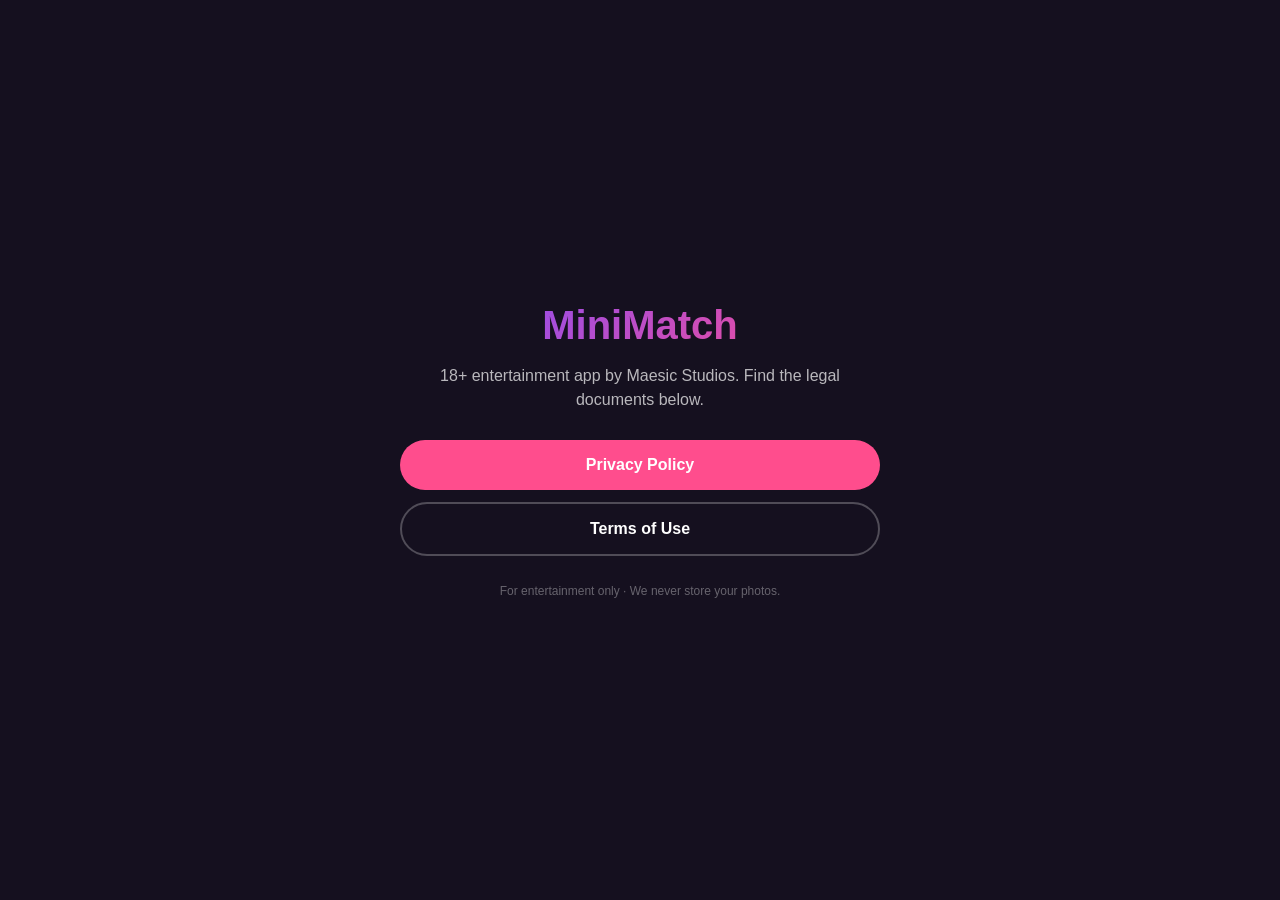
<file: index.html>
<!DOCTYPE html>
<html lang="en">
<head>
  <meta charset="UTF-8" />
  <meta name="viewport" content="width=device-width, initial-scale=1.0" />
  <title>MiniMatch — Legal</title>
  <style>
    :root { --pink:#FF4D8D; --purple:#7C4DFF; --bg:#15101F; }
    * { box-sizing: border-box; }
    body {
      margin: 0; min-height: 100vh; background: var(--bg); color: #fff;
      font-family: -apple-system, BlinkMacSystemFont, "Segoe UI", Roboto, sans-serif;
      display: flex; align-items: center; justify-content: center; padding: 24px;
    }
    .card { max-width: 480px; width: 100%; text-align: center; }
    h1 { font-size: 40px; font-weight: 900; margin: 0 0 8px;
      background: linear-gradient(135deg, var(--purple), var(--pink));
      -webkit-background-clip: text; background-clip: text; -webkit-text-fill-color: transparent; }
    p { color: rgba(255,255,255,.7); line-height: 1.5; }
    .links { display: flex; flex-direction: column; gap: 12px; margin-top: 28px; }
    a.btn {
      display: block; padding: 16px; border-radius: 28px; text-decoration: none;
      font-weight: 700; color: #fff; background: var(--pink);
    }
    a.btn.alt { background: transparent; border: 2px solid rgba(255,255,255,.25); }
    footer { margin-top: 28px; color: rgba(255,255,255,.35); font-size: 12px; }
  </style>
</head>
<body>
  <div class="card">
    <h1>MiniMatch</h1>
    <p>18+ entertainment app by Maesic Studios. Find the legal documents below.</p>
    <div class="links">
      <a class="btn" href="./privacy.html">Privacy Policy</a>
      <a class="btn alt" href="./terms.html">Terms of Use</a>
    </div>
    <footer>For entertainment only · We never store your photos.</footer>
  </div>
</body>
</html>
</file>
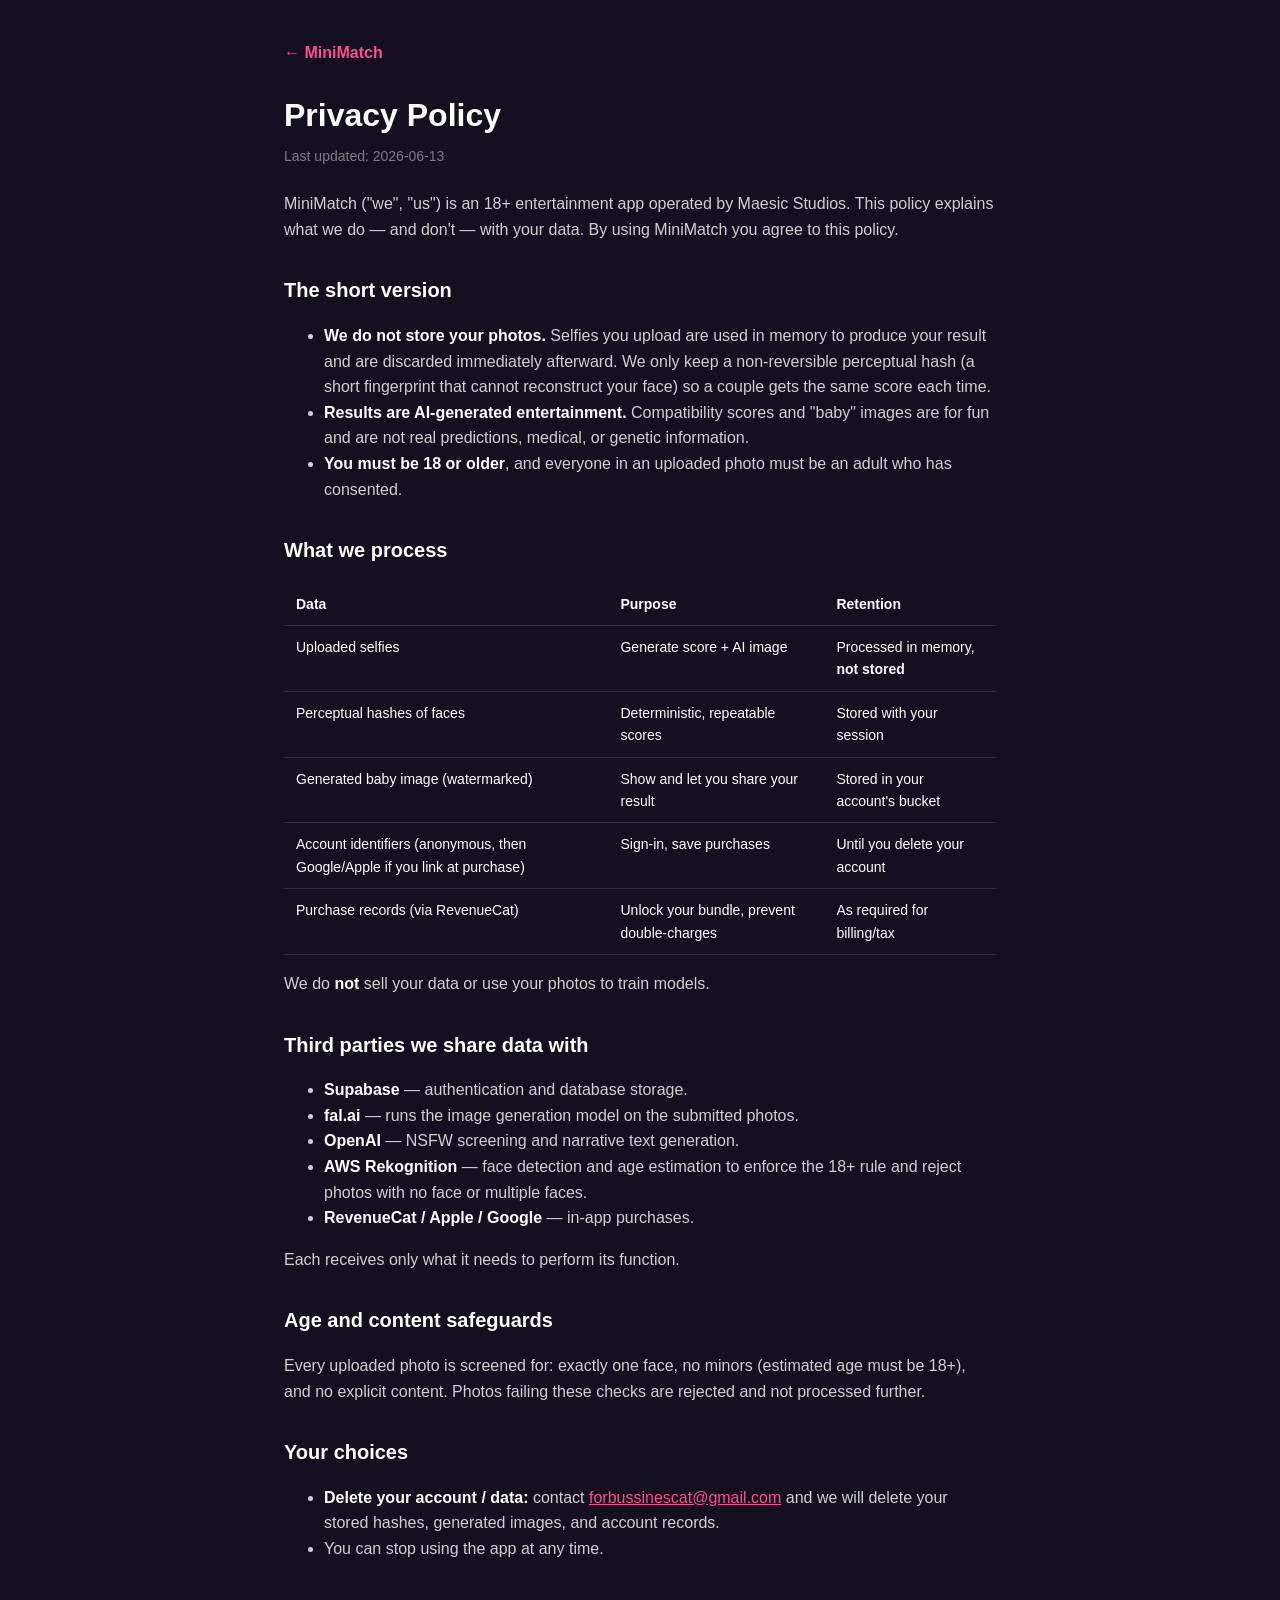
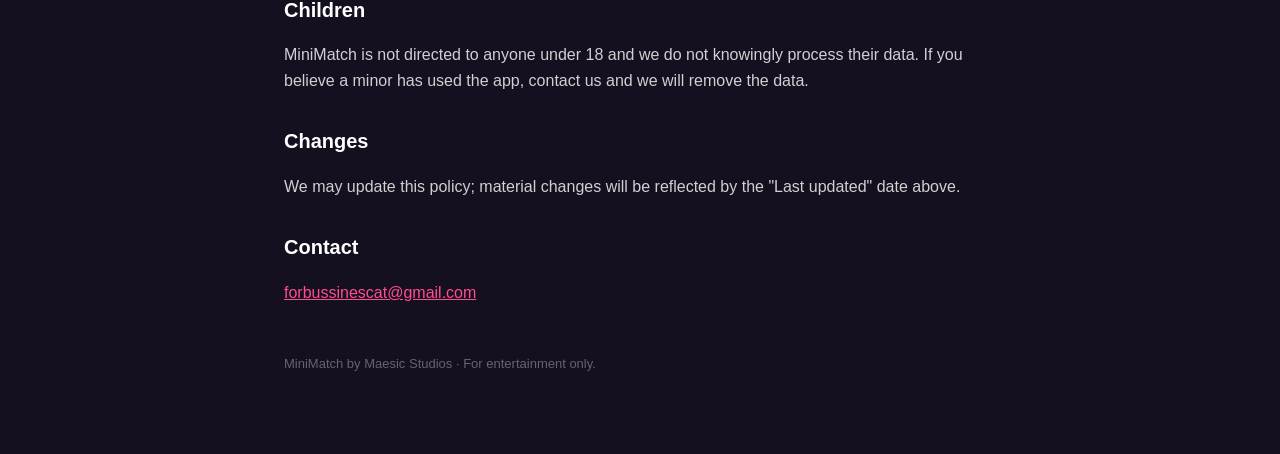
<file: privacy.html>
<!DOCTYPE html>
<html lang="en">
<head>
  <meta charset="UTF-8" />
  <meta name="viewport" content="width=device-width, initial-scale=1.0" />
  <title>MiniMatch — Privacy Policy</title>
  <link rel="stylesheet" href="./style.css" />
</head>
<body>
  <div class="wrap">
    <a class="back" href="./index.html">&larr; MiniMatch</a>
    <h1>Privacy Policy</h1>
    <p class="updated">Last updated: 2026-06-13</p>

    <p>MiniMatch ("we", "us") is an 18+ entertainment app operated by Maesic
      Studios. This policy explains what we do — and don't — with your data. By
      using MiniMatch you agree to this policy.</p>

    <h2>The short version</h2>
    <ul>
      <li><strong>We do not store your photos.</strong> Selfies you upload are
        used in memory to produce your result and are discarded immediately
        afterward. We only keep a non-reversible perceptual hash (a short
        fingerprint that cannot reconstruct your face) so a couple gets the same
        score each time.</li>
      <li><strong>Results are AI-generated entertainment.</strong> Compatibility
        scores and "baby" images are for fun and are not real predictions,
        medical, or genetic information.</li>
      <li><strong>You must be 18 or older</strong>, and everyone in an uploaded
        photo must be an adult who has consented.</li>
    </ul>

    <h2>What we process</h2>
    <table>
      <thead>
        <tr><th>Data</th><th>Purpose</th><th>Retention</th></tr>
      </thead>
      <tbody>
        <tr><td>Uploaded selfies</td><td>Generate score + AI image</td><td>Processed in memory, <strong>not stored</strong></td></tr>
        <tr><td>Perceptual hashes of faces</td><td>Deterministic, repeatable scores</td><td>Stored with your session</td></tr>
        <tr><td>Generated baby image (watermarked)</td><td>Show and let you share your result</td><td>Stored in your account's bucket</td></tr>
        <tr><td>Account identifiers (anonymous, then Google/Apple if you link at purchase)</td><td>Sign-in, save purchases</td><td>Until you delete your account</td></tr>
        <tr><td>Purchase records (via RevenueCat)</td><td>Unlock your bundle, prevent double-charges</td><td>As required for billing/tax</td></tr>
      </tbody>
    </table>
    <p>We do <strong>not</strong> sell your data or use your photos to train models.</p>

    <h2>Third parties we share data with</h2>
    <ul>
      <li><strong>Supabase</strong> — authentication and database storage.</li>
      <li><strong>fal.ai</strong> — runs the image generation model on the submitted photos.</li>
      <li><strong>OpenAI</strong> — NSFW screening and narrative text generation.</li>
      <li><strong>AWS Rekognition</strong> — face detection and age estimation to enforce the 18+ rule and reject photos with no face or multiple faces.</li>
      <li><strong>RevenueCat / Apple / Google</strong> — in-app purchases.</li>
    </ul>
    <p>Each receives only what it needs to perform its function.</p>

    <h2>Age and content safeguards</h2>
    <p>Every uploaded photo is screened for: exactly one face, no minors
      (estimated age must be 18+), and no explicit content. Photos failing these
      checks are rejected and not processed further.</p>

    <h2>Your choices</h2>
    <ul>
      <li><strong>Delete your account / data:</strong> contact
        <a href="mailto:forbussinescat@gmail.com">forbussinescat@gmail.com</a>
        and we will delete your stored hashes, generated images, and account records.</li>
      <li>You can stop using the app at any time.</li>
    </ul>

    <h2>Children</h2>
    <p>MiniMatch is not directed to anyone under 18 and we do not knowingly
      process their data. If you believe a minor has used the app, contact us and
      we will remove the data.</p>

    <h2>Changes</h2>
    <p>We may update this policy; material changes will be reflected by the "Last
      updated" date above.</p>

    <h2>Contact</h2>
    <p><a href="mailto:forbussinescat@gmail.com">forbussinescat@gmail.com</a></p>

    <footer>MiniMatch by Maesic Studios · For entertainment only.</footer>
  </div>
</body>
</html>
</file>
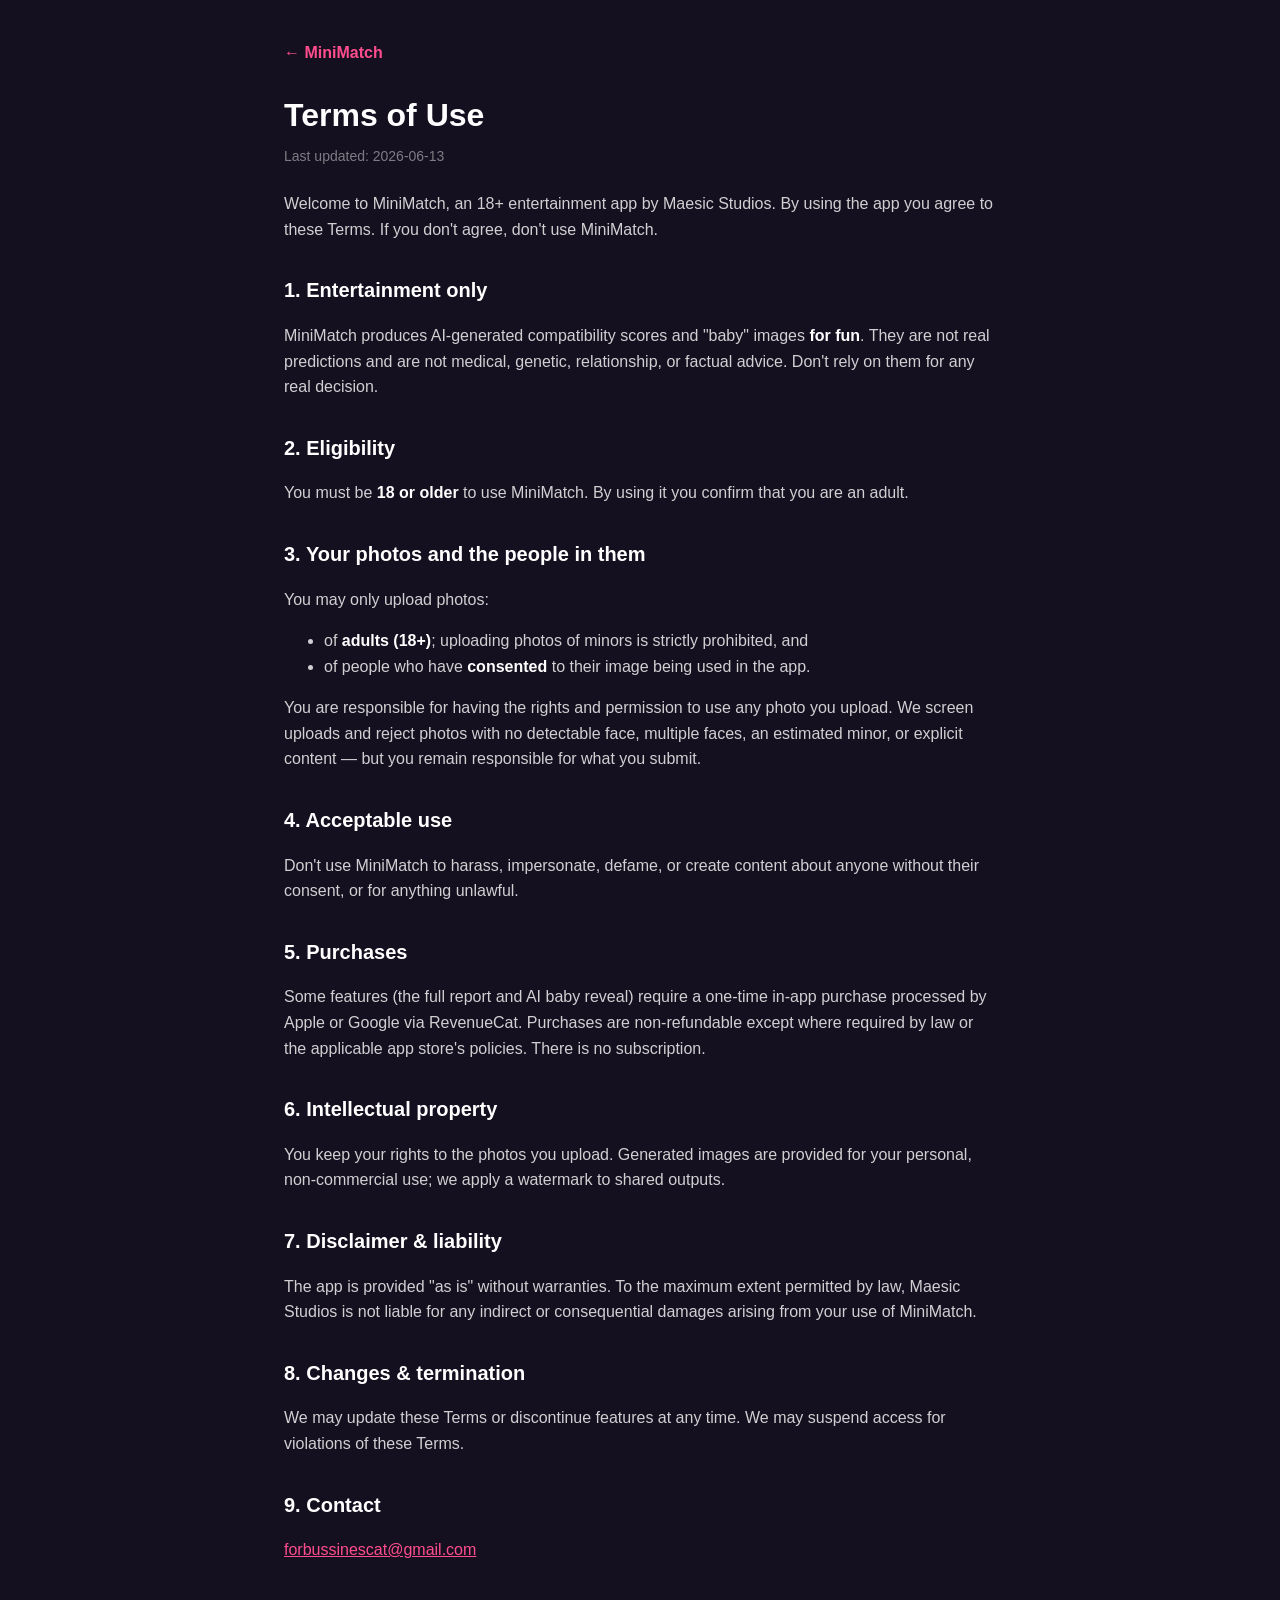
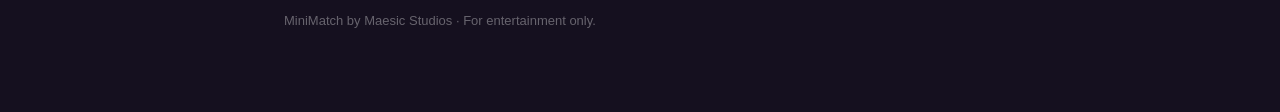
<file: terms.html>
<!DOCTYPE html>
<html lang="en">
<head>
  <meta charset="UTF-8" />
  <meta name="viewport" content="width=device-width, initial-scale=1.0" />
  <title>MiniMatch — Terms of Use</title>
  <link rel="stylesheet" href="./style.css" />
</head>
<body>
  <div class="wrap">
    <a class="back" href="./index.html">&larr; MiniMatch</a>
    <h1>Terms of Use</h1>
    <p class="updated">Last updated: 2026-06-13</p>

    <p>Welcome to MiniMatch, an 18+ entertainment app by Maesic Studios. By using
      the app you agree to these Terms. If you don't agree, don't use MiniMatch.</p>

    <h2>1. Entertainment only</h2>
    <p>MiniMatch produces AI-generated compatibility scores and "baby" images
      <strong>for fun</strong>. They are not real predictions and are not medical,
      genetic, relationship, or factual advice. Don't rely on them for any real
      decision.</p>

    <h2>2. Eligibility</h2>
    <p>You must be <strong>18 or older</strong> to use MiniMatch. By using it you
      confirm that you are an adult.</p>

    <h2>3. Your photos and the people in them</h2>
    <p>You may only upload photos:</p>
    <ul>
      <li>of <strong>adults (18+)</strong>; uploading photos of minors is strictly prohibited, and</li>
      <li>of people who have <strong>consented</strong> to their image being used in the app.</li>
    </ul>
    <p>You are responsible for having the rights and permission to use any photo
      you upload. We screen uploads and reject photos with no detectable face,
      multiple faces, an estimated minor, or explicit content — but you remain
      responsible for what you submit.</p>

    <h2>4. Acceptable use</h2>
    <p>Don't use MiniMatch to harass, impersonate, defame, or create content
      about anyone without their consent, or for anything unlawful.</p>

    <h2>5. Purchases</h2>
    <p>Some features (the full report and AI baby reveal) require a one-time
      in-app purchase processed by Apple or Google via RevenueCat. Purchases are
      non-refundable except where required by law or the applicable app store's
      policies. There is no subscription.</p>

    <h2>6. Intellectual property</h2>
    <p>You keep your rights to the photos you upload. Generated images are
      provided for your personal, non-commercial use; we apply a watermark to
      shared outputs.</p>

    <h2>7. Disclaimer &amp; liability</h2>
    <p>The app is provided "as is" without warranties. To the maximum extent
      permitted by law, Maesic Studios is not liable for any indirect or
      consequential damages arising from your use of MiniMatch.</p>

    <h2>8. Changes &amp; termination</h2>
    <p>We may update these Terms or discontinue features at any time. We may
      suspend access for violations of these Terms.</p>

    <h2>9. Contact</h2>
    <p><a href="mailto:forbussinescat@gmail.com">forbussinescat@gmail.com</a></p>

    <footer>MiniMatch by Maesic Studios · For entertainment only.</footer>
  </div>
</body>
</html>
</file>
<file: style.css>
:root { --pink:#FF4D8D; --purple:#7C4DFF; --bg:#15101F; }
* { box-sizing: border-box; }
body {
  margin: 0; background: var(--bg); color: #fff; line-height: 1.6;
  font-family: -apple-system, BlinkMacSystemFont, "Segoe UI", Roboto, sans-serif;
}
.wrap { max-width: 760px; margin: 0 auto; padding: 40px 24px 80px; }
.back { display: inline-block; margin-bottom: 24px; color: var(--pink); text-decoration: none; font-weight: 600; }
h1 { font-size: 32px; font-weight: 900; margin: 0 0 4px; }
h2 { font-size: 20px; margin-top: 32px; color: #fff; }
.updated { color: rgba(255,255,255,.45); font-size: 14px; margin: 0 0 24px; }
p, li { color: rgba(255,255,255,.8); }
a { color: var(--pink); }
strong { color: #fff; }
table { width: 100%; border-collapse: collapse; margin: 16px 0; font-size: 14px; }
th, td { text-align: left; padding: 10px 12px; border-bottom: 1px solid rgba(255,255,255,.12); vertical-align: top; }
th { color: #fff; }
code { background: rgba(255,255,255,.08); padding: 2px 6px; border-radius: 6px; font-size: 13px; }
footer { margin-top: 48px; color: rgba(255,255,255,.35); font-size: 13px; }
</file>
